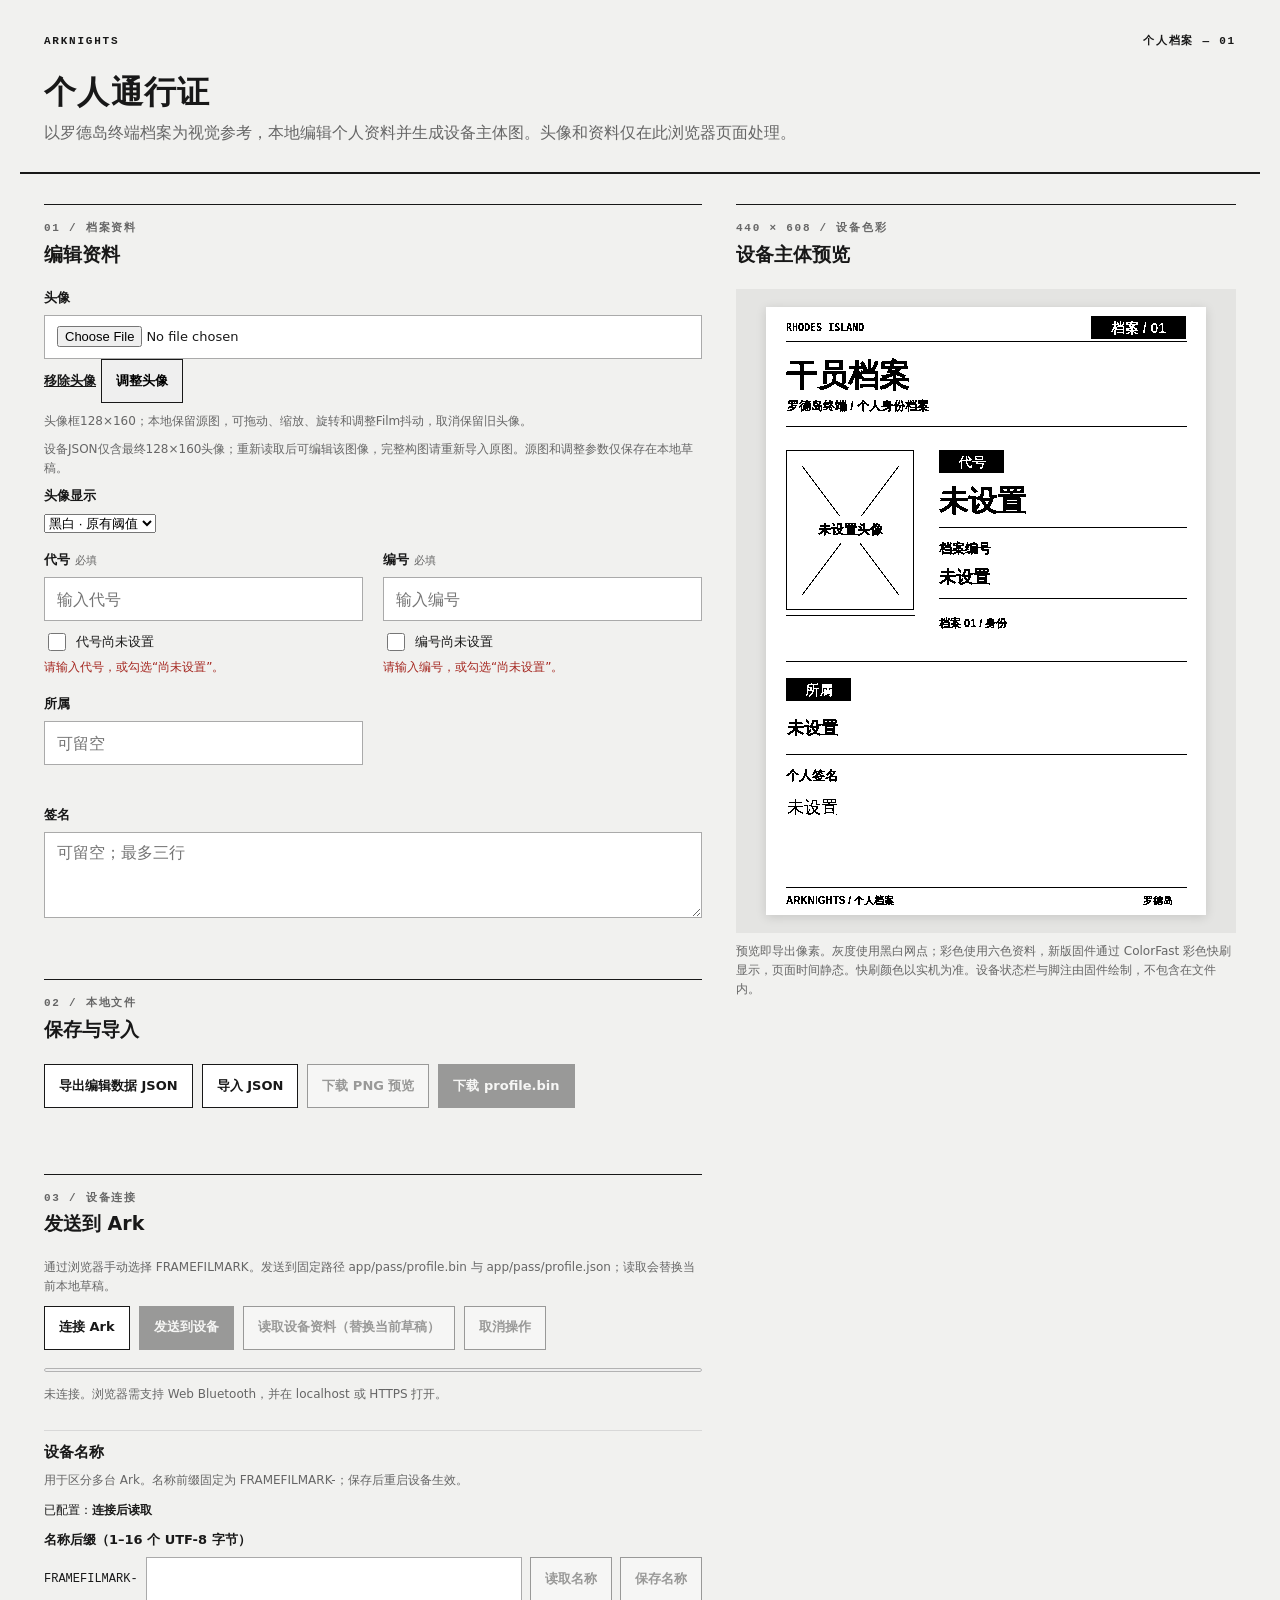
<file: tools/ark-pass-editor/index.html>
<!doctype html>
<html lang="zh-CN">
<head>
  <meta charset="utf-8">
  <meta name="viewport" content="width=device-width, initial-scale=1">
  <title>FrameFilm Ark · 通行证编辑器</title>
  <link rel="stylesheet" href="style.css?v=prts-4">
  <script src="pixels.js" defer></script>
  <script src="../ForFilm/js/convert.js" defer></script>
  <script src="avatar-editor.js?v=adaptive-1" defer></script>
  <script src="app.js?v=prts-3" defer></script>
</head>
<body>
  <nav class="embedded-nav" aria-label="ForFilm 导航"><button id="back-to-connect" type="button" class="secondary">返回 ForFilm 连接页</button></nav>
  <header class="masthead">
    <div class="mastline"><strong>ARKNIGHTS</strong><span>个人档案 — 01</span></div>
    <h1>个人通行证</h1>
    <p>以罗德岛终端档案为视觉参考，本地编辑个人资料并生成设备主体图。头像和资料仅在此浏览器页面处理。</p>
  </header>

  <main class="workspace">
    <section class="editor" aria-labelledby="edit-title">
      <div class="section-head"><span>01 / 档案资料</span><h2 id="edit-title">编辑资料</h2></div>
      <div class="fields">
        <div class="field avatar-field">
          <label for="avatar">头像</label>
          <input id="avatar" type="file" accept="image/*">
          <button id="remove-avatar" type="button" class="text-button">移除头像</button>
          <button id="edit-avatar" type="button">调整头像</button>
          <p class="hint">头像框128×160；本地保留源图，可拖动、缩放、旋转和调整Film抖动，取消保留旧头像。</p>
          <p class="hint">设备JSON仅含最终128×160头像；重新读取后可编辑该图像，完整构图请重新导入原图。源图和调整参数仅保存在本地草稿。</p>
          <label for="avatar-mode">头像显示</label>
          <select id="avatar-mode"><option value="mono">黑白 · 原有阈值</option><option value="grayscale">灰度 · 黑白网点</option><option value="color">彩色 · 六色</option></select>
        </div>
        <div class="field">
          <label for="codename">代号 <span class="required">必填</span></label>
          <input id="codename" type="text" maxlength="32" autocomplete="off" placeholder="输入代号">
          <label class="unset"><input id="codename-unset" type="checkbox"> 代号尚未设置</label>
          <p class="validation" id="codename-error" aria-live="polite"></p>
        </div>
        <div class="field">
          <label for="number">编号 <span class="required">必填</span></label>
          <input id="number" type="text" maxlength="36" autocomplete="off" placeholder="输入编号">
          <label class="unset"><input id="number-unset" type="checkbox"> 编号尚未设置</label>
          <p class="validation" id="number-error" aria-live="polite"></p>
        </div>
        <div class="field">
          <label for="affiliation">所属</label>
          <input id="affiliation" type="text" maxlength="60" autocomplete="off" placeholder="可留空">
          <p class="validation" id="affiliation-error" aria-live="polite"></p>
        </div>
        <div class="field">
          <label for="signature">签名</label>
          <textarea id="signature" rows="3" maxlength="200" placeholder="可留空；最多三行"></textarea>
          <p class="validation" id="signature-error" aria-live="polite"></p>
        </div>
      </div>
      <div class="section-head actions-head"><span>02 / 本地文件</span><h2>保存与导入</h2></div>
      <div class="actions">
        <button id="export-json" type="button" class="secondary">导出编辑数据 JSON</button>
        <label class="file-button secondary" for="import-json">导入 JSON<input id="import-json" type="file" accept="application/json,.json"></label>
        <button id="download-png" type="button" class="secondary">下载 PNG 预览</button>
        <button id="download-bin" type="button" class="primary">下载 profile.bin</button>
      </div>
      <p id="file-status" class="status" role="status"></p>

      <div class="section-head actions-head"><span>03 / 设备连接</span><h2>发送到 Ark</h2></div>
      <p class="hint standalone-connection-hint">通过浏览器手动选择 FRAMEFILMARK。发送到固定路径 app/pass/profile.bin 与 app/pass/profile.json；读取会替换当前本地草稿。</p>
      <p class="hint embedded-connection-hint">使用 ForFilm 已连接的 Ark。依次发送 profile.bin 和 profile.json；读取成功后才会替换当前本地草稿。</p>
      <div class="actions">
        <button id="connect" type="button" class="secondary">连接 Ark</button>
        <button id="send" type="button" class="primary" disabled>发送到设备</button>
        <button id="read-device" type="button" class="secondary" disabled>读取设备资料（替换当前草稿）</button>
        <button id="cancel" type="button" class="secondary" disabled>取消操作</button>
      </div>
      <progress id="progress" value="0" max="100" aria-label="传输进度"></progress>
      <p id="device-status" class="status" role="status">未连接。浏览器需支持 Web Bluetooth，并在 localhost 或 HTTPS 打开。</p>
      <div class="device-name-panel" aria-labelledby="device-name-title">
        <h3 id="device-name-title">设备名称</h3>
        <p class="hint">用于区分多台 Ark。名称前缀固定为 FRAMEFILMARK-；保存后重启设备生效。</p>
        <p>已配置：<strong id="device-name-current">连接后读取</strong></p>
        <label for="device-name-suffix">名称后缀（1–16 个 UTF-8 字节）</label>
        <div class="device-name-actions"><span>FRAMEFILMARK-</span><input id="device-name-suffix" type="text" autocomplete="off" disabled><button id="device-name-read" type="button" class="secondary" disabled>读取名称</button><button id="device-name-save" type="button" class="secondary" disabled>保存名称</button></div>
        <p id="device-name-status" class="status" role="status"></p>
      </div>
    </section>

    <section class="preview-panel" aria-labelledby="preview-title">
      <div class="section-head"><span>440 × 608 / 设备色彩</span><h2 id="preview-title">设备主体预览</h2></div>
      <div class="preview-frame"><canvas id="preview" width="440" height="608" role="img" aria-label="通行证主体预览"></canvas></div>
      <p class="hint">预览即导出像素。灰度使用黑白网点；彩色使用六色资料，新版固件通过 ColorFast 彩色快刷显示，页面时间静态。快刷颜色以实机为准。设备状态栏与脚注由固件绘制，不包含在文件内。</p>
    </section>
  </main>
</body>
</html>
</file>
<file: tools/ark-pass-editor/style.css>
:root{color-scheme:light;--ink:#181818;--muted:#666;--line:#d8d8d8;--paper:#fff;--ground:#f1f1ef;--danger:#a52720;font-family:"Noto Sans CJK SC","Microsoft YaHei","PingFang SC",system-ui,sans-serif}
.embedded-nav,.embedded-connection-hint{display:none}
body.embedded .masthead,body.embedded #connect,body.embedded .device-name-panel,body.embedded .standalone-connection-hint{display:none}
body.embedded .embedded-nav{display:block;max-width:1240px;margin:0 auto;padding:16px 24px 0}
body.embedded .embedded-connection-hint{display:block}
body.embedded .workspace{padding-top:16px}
*{box-sizing:border-box}body{margin:0;background:var(--ground);color:var(--ink)}
.masthead{max-width:1240px;margin:0 auto;padding:34px 24px 28px;border-bottom:2px solid var(--ink)}
.mastline,.section-head span{font:700 11px/1.4 ui-monospace,Consolas,monospace;letter-spacing:.16em}.mastline{display:flex;justify-content:space-between;gap:12px}
h1{font-size:32px;letter-spacing:.04em;margin:22px 0 8px}h2{font-size:19px;margin:5px 0 0}.masthead p{color:var(--muted);margin:0}
.workspace{max-width:1240px;margin:0 auto;padding:30px 24px 70px;display:grid;grid-template-columns:minmax(0,1fr) minmax(360px,500px);gap:34px;align-items:start}
.editor,.preview-panel{min-width:0}.section-head{border-top:1px solid var(--ink);padding-top:11px;margin-bottom:21px}.section-head span{color:var(--muted)}.actions-head{margin-top:34px}
.fields{display:grid;grid-template-columns:1fr 1fr;gap:18px 20px}.field{min-width:0}.avatar-field,.field:last-child{grid-column:1/-1}
label{font-weight:700;font-size:13px;display:block;margin-bottom:8px}.required{font-size:11px;font-weight:500;color:var(--muted)}
input[type=text],textarea,input[type=file]{width:100%;font:inherit;background:#fff;color:var(--ink);border:1px solid #aaa;border-radius:0;padding:10px 12px;min-height:44px}
textarea{resize:vertical;min-height:86px}input[type=file]{font-size:13px}.unset{font-weight:400;margin:9px 0 0;display:flex;align-items:center;gap:7px}.unset input{width:18px;height:18px;accent-color:var(--ink)}
.hint{color:var(--muted);font-size:12px;line-height:1.6;margin:9px 0}.validation{min-height:18px;color:var(--danger);font-size:12px;margin:5px 0 0}.text-button{border:0;background:none;text-decoration:underline;color:var(--ink);padding:9px 0;cursor:pointer}
.actions{display:flex;gap:9px;flex-wrap:wrap}button,.file-button{font-family:inherit;font-size:13px;font-weight:700;line-height:1.25;min-height:44px;border-radius:0;border:1px solid var(--ink);padding:11px 14px;cursor:pointer;display:inline-flex;align-items:center;justify-content:center;text-decoration:none;margin:0}
.primary{background:var(--ink);color:#fff}.secondary{background:#fff;color:var(--ink)}button:hover:not(:disabled),.file-button:hover{outline:2px solid var(--ink);outline-offset:2px}button:disabled{opacity:.4;cursor:not-allowed}
button:focus-visible,.file-button:focus-within,input:focus-visible,textarea:focus-visible{outline:3px solid #777;outline-offset:2px}.file-button input{position:absolute;width:1px;height:1px;opacity:0;overflow:hidden}
.status{font-size:12px;min-height:20px;margin:12px 0;color:var(--muted)}progress{display:block;width:100%;height:8px;margin-top:16px;accent-color:var(--ink)}
.device-name-panel{border-top:1px solid var(--line);margin-top:24px;padding-top:12px}.device-name-panel h3{font-size:15px;margin:0}.device-name-panel p{font-size:12px}.device-name-actions{display:flex;align-items:center;gap:8px;flex-wrap:wrap}.device-name-actions span{font:12px ui-monospace,Consolas,monospace}.device-name-actions input{flex:1 1 150px;width:auto}.device-name-actions button{flex:0 0 auto}
.preview-frame{background:#e4e4e2;padding:18px;display:flex;justify-content:center;overflow:auto}.preview-frame canvas{display:block;width:100%;max-width:440px;height:auto;image-rendering:pixelated;background:#fff;box-shadow:0 2px 10px #0002}
@media(max-width:880px){.workspace{grid-template-columns:1fr}.preview-panel{max-width:520px}}@media(max-width:560px){.masthead{padding:24px 16px}.workspace{padding:24px 16px 60px}.fields{grid-template-columns:1fr}.avatar-field,.field:last-child{grid-column:auto}h1{font-size:27px}}
/* Host workbench palette. The canvas remains a literal black/white device preview. */
html.embedded-ark{background:#151719;color-scheme:dark}
body.embedded{background:transparent;font-family:var(--editor-font,"Bahnschrift","Microsoft YaHei",sans-serif)}
body.embedded .embedded-nav{display:none}
body.embedded .workspace{max-width:none;padding:0 0 24px;gap:20px;grid-template-columns:minmax(0,1fr) minmax(300px,.85fr)}
body.embedded .editor,body.embedded .preview-panel{background:var(--paper);border:1px solid var(--line);border-radius:var(--editor-radius,0);padding:24px;max-width:none}
body.embedded .section-head{border-top:0;border-bottom:1px solid var(--line);padding:0 0 16px;margin-bottom:20px}
body.embedded :is(input[type=text],textarea,input[type=file],button,.file-button){border-radius:var(--editor-field-radius,0)}
body.embedded :is(button,input,textarea):focus-visible{outline-color:var(--editor-accent)}
body.embedded.theme-ark{
 --ark-bg:#151719;--ark-bg-2:#222629;--ark-ink:#f0f1f2;--ark-ink-2:#adb5bb;--ark-line:#41484d;--ark-accent:#83afc1;
 --paper:var(--ark-bg-2);--ground:var(--ark-bg);--ink:var(--ark-ink);--muted:var(--ark-ink-2);--line:var(--ark-line);--danger:#e58d89;
 --editor-accent:var(--ark-accent);--editor-radius:0px;--editor-field-radius:0px;--editor-font:"Bahnschrift","Microsoft YaHei","PingFang SC",sans-serif;
 color-scheme:dark;color:var(--ink);font-family:var(--editor-font)
}
body.embedded.theme-ark .section-head span{font:600 10px/1.4 Consolas,monospace;letter-spacing:.16em;color:var(--muted)}
body.embedded.theme-ark h2{font-size:20px;letter-spacing:.05em;line-height:1.35;margin-top:8px}
body.embedded.theme-ark :is(input[type=text],textarea,input[type=file]){background:var(--ark-bg);color:var(--ink);border:1px solid var(--line);min-height:44px}
body.embedded.theme-ark input::placeholder,body.embedded.theme-ark textarea::placeholder{color:#8e999f}
body.embedded.theme-ark .primary{background:var(--ink);border-color:var(--ink);color:var(--ark-bg)}
body.embedded.theme-ark :is(.secondary,.file-button){background:transparent;border-color:var(--line);color:var(--ink)}
body.embedded.theme-ark :is(button,.file-button):hover:not(:disabled){background:#2c3135;color:var(--ink);border-color:var(--ink);outline:none}
body.embedded.theme-ark :is(button,.file-button){transition:background .15s,color .15s,border-color .15s}
body.embedded.theme-ark :is(button,.file-button):active:not(:disabled){background:#2c3135;color:var(--ink);border-color:var(--ark-accent)}
body.embedded.theme-ark :is(button,.file-button):focus-visible,body.embedded.theme-ark .file-button:focus-within{outline:2px solid var(--ark-accent);outline-offset:3px}
body.embedded.theme-ark .text-button{background:none;color:var(--muted);border:0;padding-left:0}
body.embedded.theme-ark .preview-frame{background:var(--ark-bg);border:1px solid var(--line);padding:16px}
body.embedded.theme-ark .preview-frame canvas{background:#fff;box-shadow:none}
body.embedded.theme-ark progress{accent-color:var(--ark-accent)}
body.embedded.theme-ark .unset input{accent-color:var(--ark-accent)}
body.embedded.theme-ark label{font-weight:600;letter-spacing:.03em}
body.embedded.theme-ark .status{padding-top:12px;border-top:1px solid var(--line);line-height:1.6}
@media(max-width:1000px){body.embedded .workspace{grid-template-columns:1fr}}
@media(max-width:560px){body.embedded .editor,body.embedded .preview-panel{padding:20px 16px}}
@media(max-width:899px){body.embedded.theme-ark :is(input[type=text],textarea){font-size:16px}}
@media(prefers-reduced-motion:reduce){body.embedded.theme-ark :is(button,.file-button){transition:none}}
</file>
